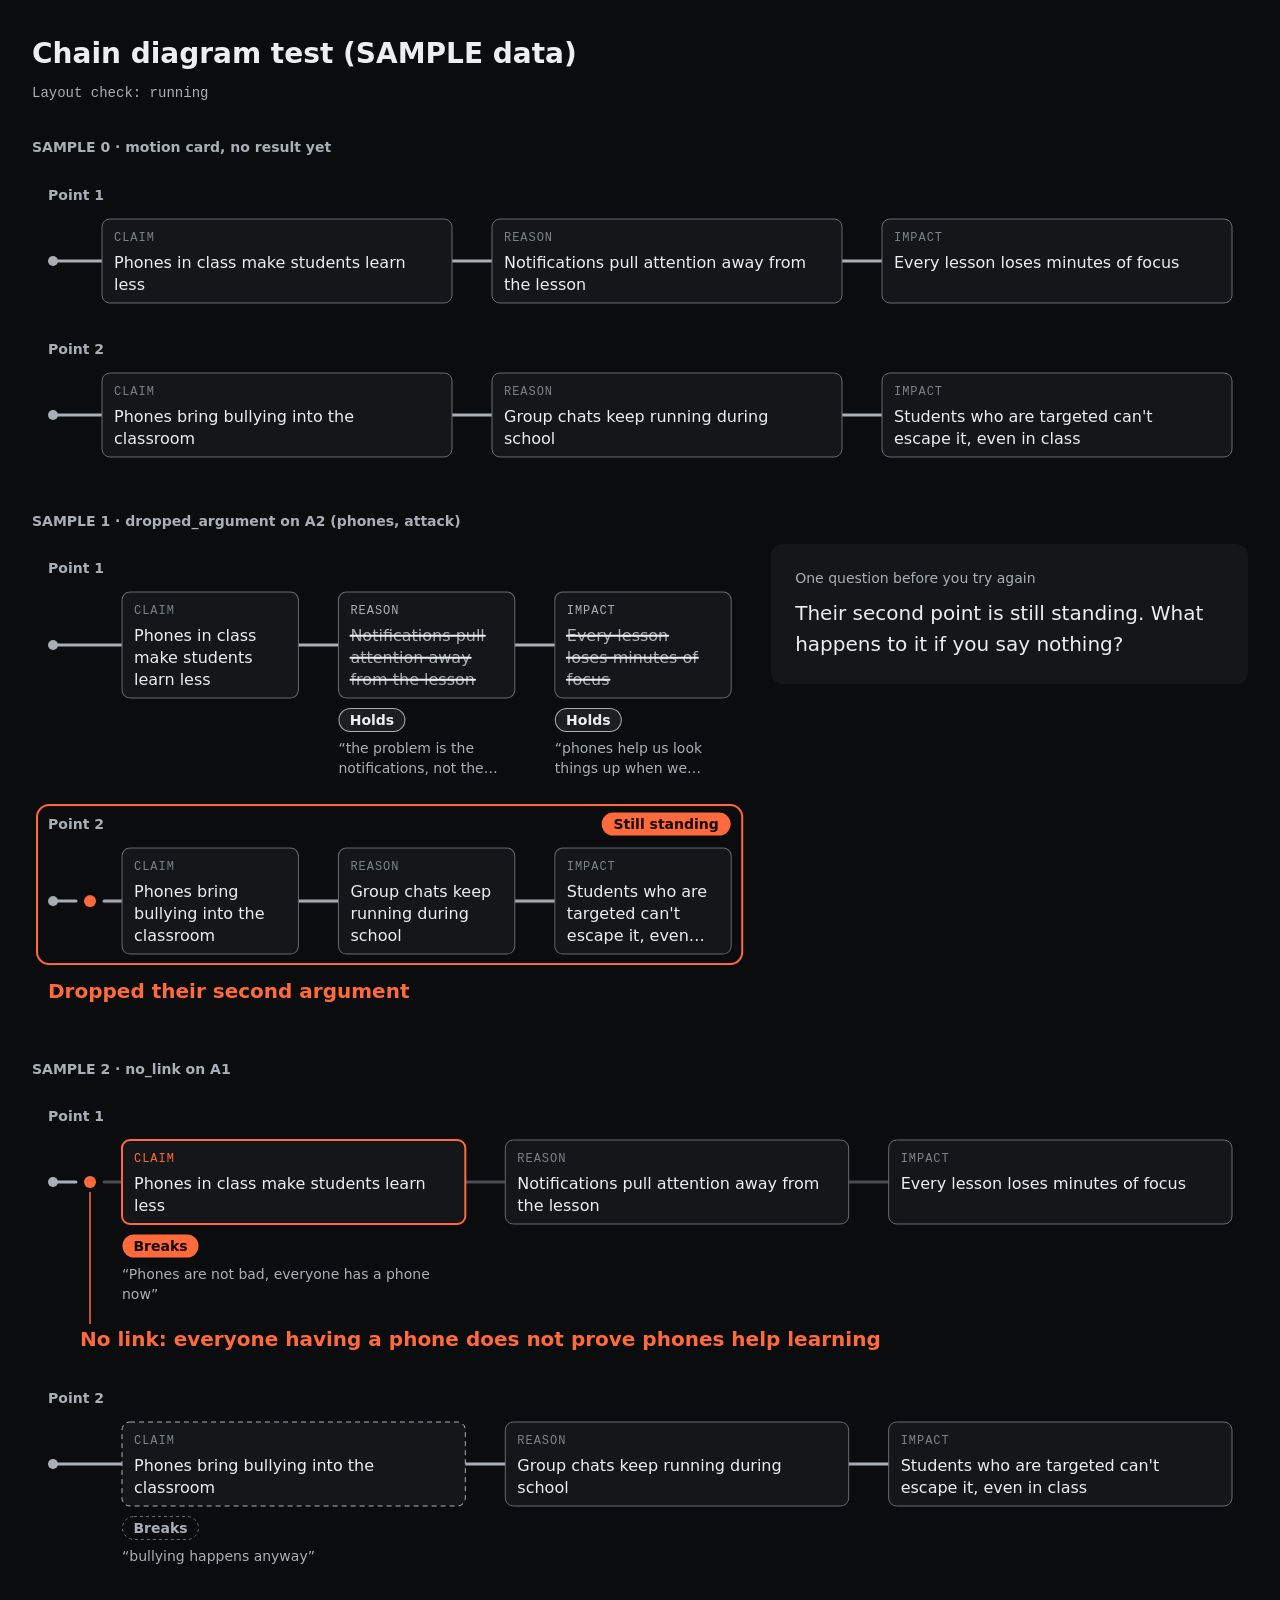
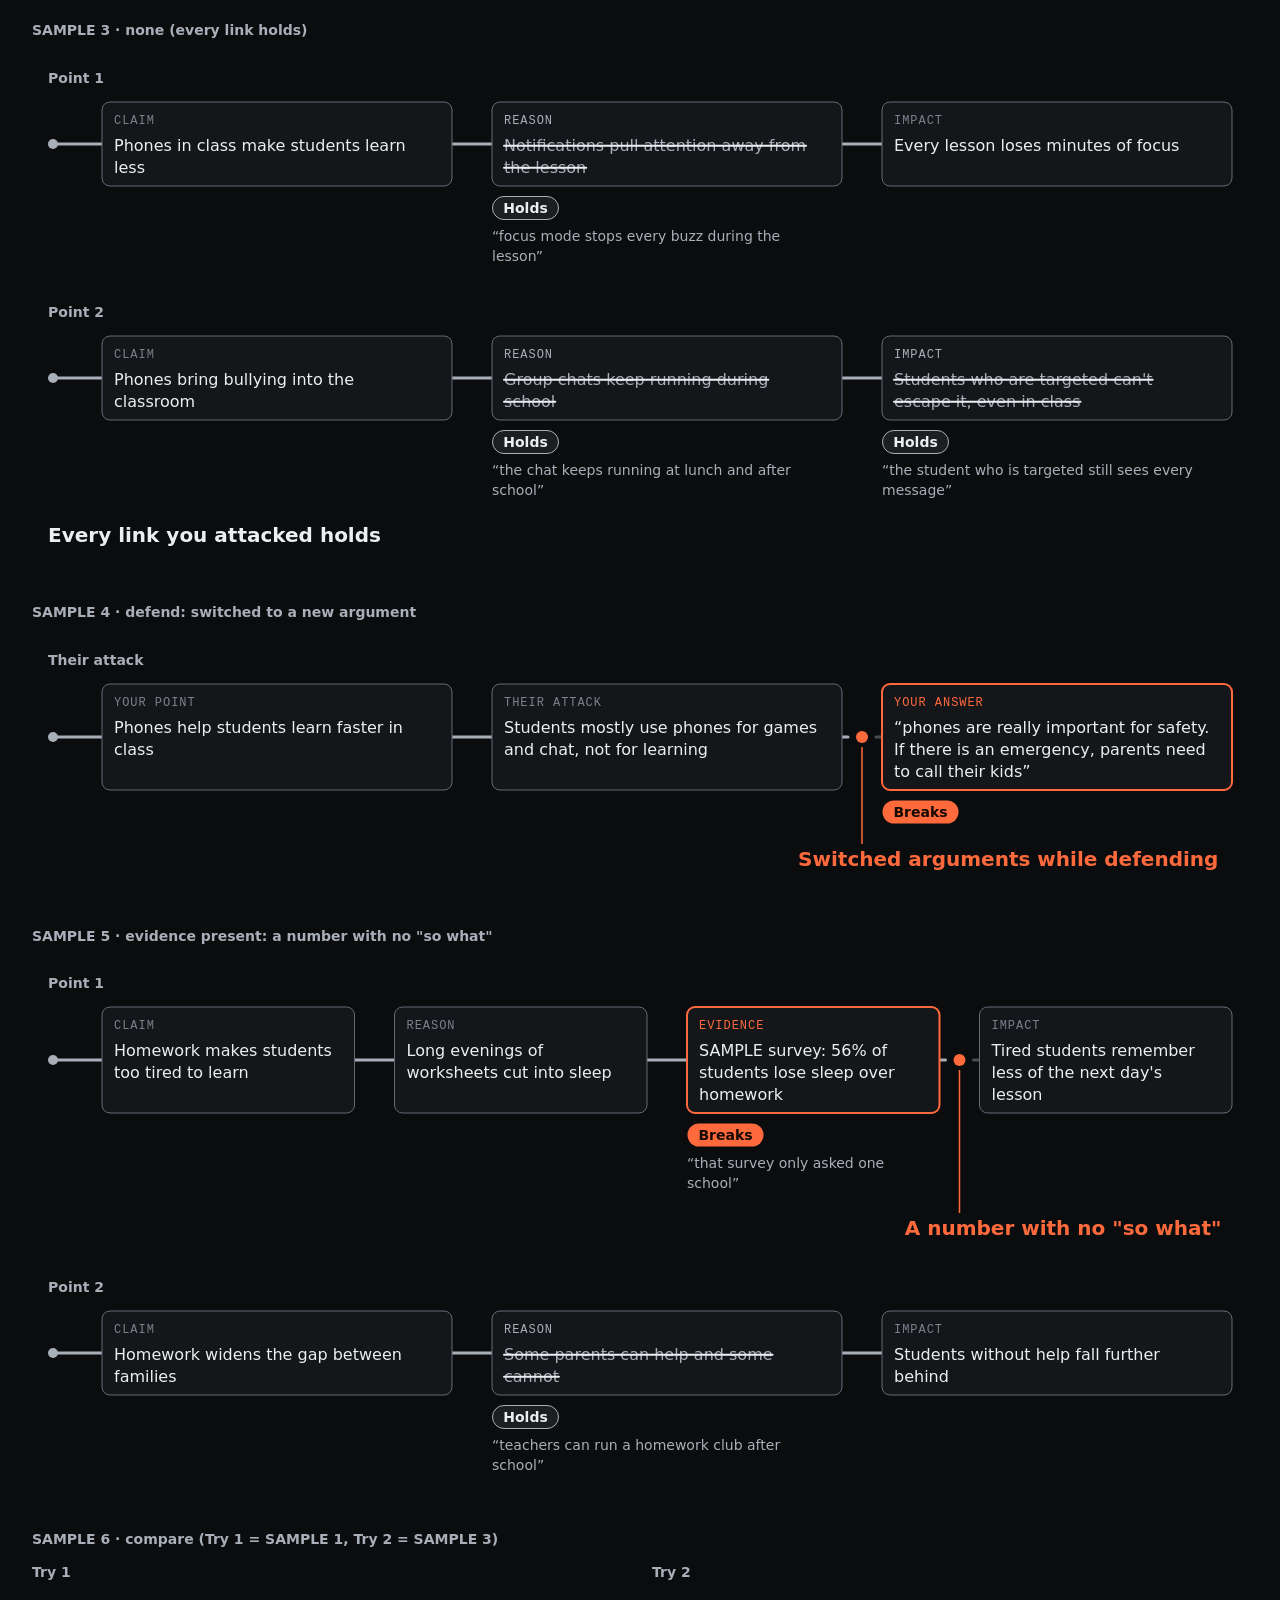
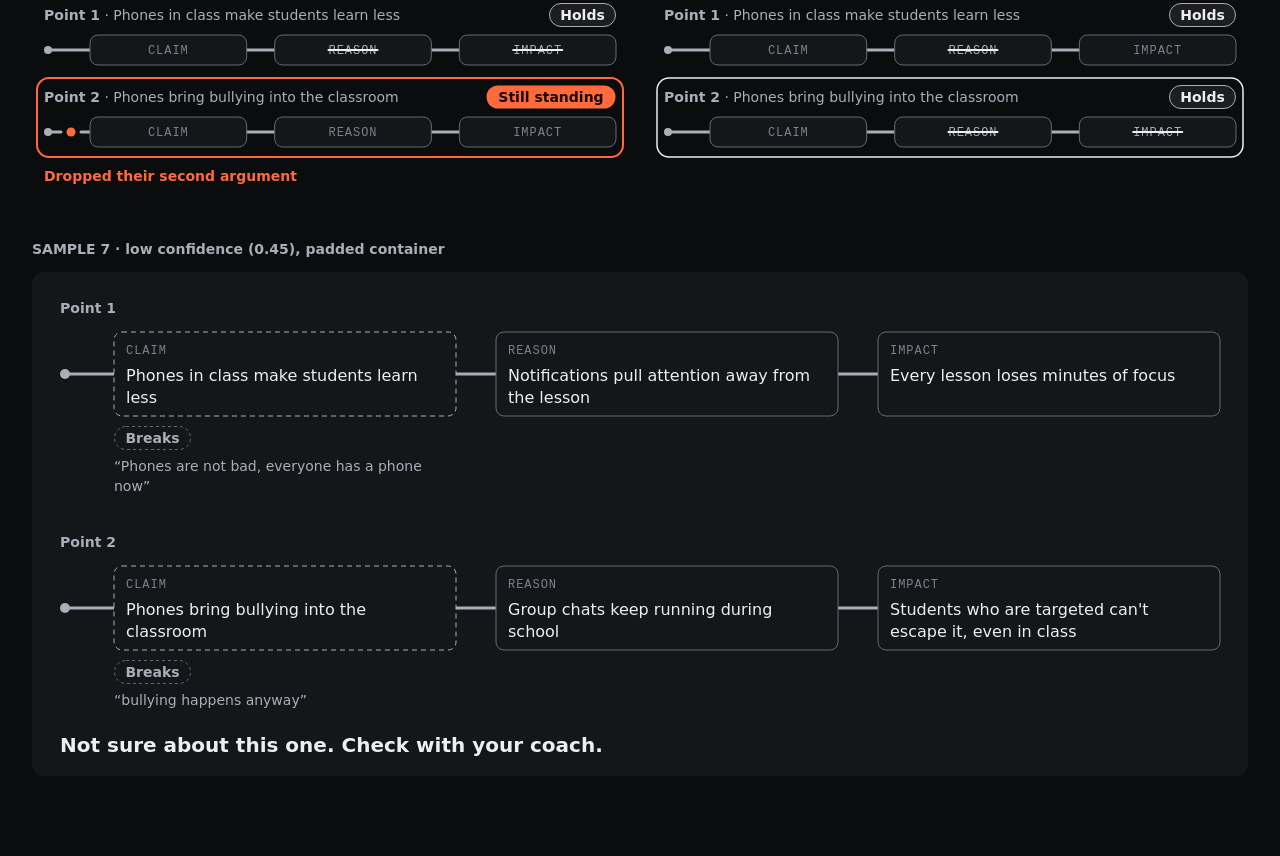
<file: tests/chain/demo.html>
<!doctype html>
<html lang="en">
<head>
<meta charset="utf-8">
<meta name="viewport" content="width=device-width, initial-scale=1">
<title>Chain demo (SAMPLE)</title>
<link rel="stylesheet" href="../../web/tokens.css">
<style>
  body { margin: 0; background: var(--bg); color: var(--text); font-family: var(--font-sans); font-size: var(--t-md); line-height: var(--lh-body); }
  main { padding: var(--s-8); max-width: 1440px; margin: 0 auto; box-sizing: border-box; }
  h1 { font-size: var(--t-xl); margin: 0 0 var(--s-2); }
  h2 { font-size: var(--t-sm); color: var(--text-2); font-weight: 600; margin: 0 0 var(--s-3); }
  section { margin: 0 0 var(--s-12); }
  .report { display: grid; grid-template-columns: 3fr 2fr; gap: var(--s-6); align-items: start; }
  .card { background: var(--surface); border-radius: var(--radius); padding: var(--s-6); }
  .card p { margin: 0; }
  .eyebrow { font-size: var(--t-sm); color: var(--text-2); margin-bottom: var(--s-2) !important; }
  .q { font-size: var(--t-lg); }
  #check { font-family: var(--font-mono); font-size: var(--t-sm); color: var(--text-2); margin: 0 0 var(--s-8); }
  @media (max-width: 700px) { main { padding: var(--s-6) var(--s-4); } .report { grid-template-columns: 1fr; } }
</style>
</head>
<body>
<main>
  <h1>Chain diagram test (SAMPLE data)</h1>
  <p id="check">Layout check: running</p>
  <section><h2>SAMPLE 0 · motion card, no result yet</h2><div id="c0"></div></section>
  <section><h2>SAMPLE 1 · dropped_argument on A2 (phones, attack)</h2>
    <div class="report"><div id="c1"></div>
      <div class="card"><p class="eyebrow">One question before you try again</p>
        <p class="q">Their second point is still standing. What happens to it if you say nothing?</p></div></div></section>
  <section><h2>SAMPLE 2 · no_link on A1</h2><div id="c2"></div></section>
  <section><h2>SAMPLE 3 · none (every link holds)</h2><div id="c3"></div></section>
  <section><h2>SAMPLE 4 · defend: switched to a new argument</h2><div id="c4"></div></section>
  <section><h2>SAMPLE 5 · evidence present: a number with no "so what"</h2><div id="c5"></div></section>
  <section><h2>SAMPLE 6 · compare (Try 1 = SAMPLE 1, Try 2 = SAMPLE 3)</h2><div id="c6"></div></section>
  <section><h2>SAMPLE 7 · low confidence (0.45), padded container</h2><div id="c7" style="padding: 12px; background: var(--surface); border-radius: var(--radius);"></div></section>
</main>
<script src="../../web/chain.js"></script>
<script>
// TEST-FIXTURE: every motion, quote and number below is synthetic SAMPLE data.
const LK = ['claim', 'reason', 'evidence', 'impact'];
function links(map) { const out = []; ['A1', 'A2'].forEach(a => LK.forEach(l => out.push({ arg: a, link: l, status: map[a + ':' + l] || 'untouched' }))); return out; }
const phones = { id: 'phones', motion: 'This house would ban phones in middle-school classrooms.', side: 'CON',
  opponent: { args: [
    { id: 'A1', claim: 'Phones in class make students learn less', reason: 'Notifications pull attention away from the lesson', evidence: '', impact: 'Every lesson loses minutes of focus' },
    { id: 'A2', claim: 'Phones bring bullying into the classroom', reason: 'Group chats keep running during school', evidence: '', impact: "Students who are targeted can't escape it, even in class" }] },
  attack_on_you: { target: 'Phones help students learn faster in class', attack: 'Students mostly use phones for games and chat, not for learning' } };
const homework = { id: 'homework', motion: 'This house believes homework does more harm than good.', side: 'CON',
  opponent: { args: [
    { id: 'A1', claim: 'Homework makes students too tired to learn', reason: 'Long evenings of worksheets cut into sleep', evidence: 'SAMPLE survey: 56% of students lose sleep over homework', impact: "Tired students remember less of the next day's lesson" },
    { id: 'A2', claim: 'Homework widens the gap between families', reason: 'Some parents can help and some cannot', evidence: '', impact: 'Students without help fall further behind' }] } };
const dropped = { attempt: 1, source: 'replay', confidence: 0.86,
  attacks: [{ arg: 'A1', link: 'reason', quote: 'the problem is the notifications, not the phone', holds: true },
            { arg: 'A1', link: 'impact', quote: "phones help us look things up when we don't understand a word", holds: true }],
  links: links({ 'A1:reason': 'broken', 'A1:impact': 'broken' }),
  break: { type: 'dropped_argument', arg: 'A2', link: 'claim', label: 'Dropped their second argument', why: 'SAMPLE' } };
const nolink = { attempt: 1, confidence: 0.8,
  attacks: [{ arg: 'A1', link: 'claim', quote: 'Phones are not bad, everyone has a phone now', holds: false },
            { arg: 'A2', link: 'claim', quote: 'bullying happens anyway', holds: false }],
  links: links({ 'A1:claim': 'attacked', 'A2:claim': 'attacked' }),
  break: { type: 'no_link', arg: 'A1', link: 'claim', label: 'No link: everyone having a phone does not prove phones help learning' } };
const none = { attempt: 2, confidence: 0.9,
  attacks: [{ arg: 'A1', link: 'reason', quote: 'focus mode stops every buzz during the lesson', holds: true },
            { arg: 'A2', link: 'reason', quote: 'the chat keeps running at lunch and after school', holds: true },
            { arg: 'A2', link: 'impact', quote: 'the student who is targeted still sees every message', holds: true }],
  links: links({ 'A1:reason': 'broken', 'A2:reason': 'broken', 'A2:impact': 'broken' }),
  break: { type: 'none', label: 'Every link you attacked holds' } };
const defend = { attempt: 1, confidence: 0.82, links: [],
  attacks: [{ arg: 'A1', link: 'claim', quote: 'phones are really important for safety. If there is an emergency, parents need to call their kids', holds: false }],
  break: { type: 'new_argument_while_defending', label: 'Switched arguments while defending' } };
const sowhat = { attempt: 1, confidence: 0.77,
  attacks: [{ arg: 'A1', link: 'evidence', quote: 'that survey only asked one school', holds: true },
            { arg: 'A2', link: 'reason', quote: 'teachers can run a homework club after school', holds: true }],
  links: links({ 'A1:evidence': 'broken', 'A2:reason': 'broken' }),
  break: { type: 'number_without_so_what', arg: 'A1', link: 'evidence', label: 'A number with no "so what"' } };

const animate = !/static=1/.test(location.search);
const $ = id => document.getElementById(id);
const only = (location.search.match(/only=(\d)/) || [])[1];
if (only != null) document.querySelectorAll('section').forEach((s, i) => { if (String(i) !== only) s.style.display = 'none'; });
Chain.render($('c0'), phones, null, { animate });
Chain.render($('c1'), phones, dropped, { animate });
Chain.render($('c2'), phones, nolink, { animate });
Chain.render($('c3'), phones, none, { animate });
Chain.render($('c4'), phones, defend, { animate, mode: 'defend' });
Chain.render($('c5'), homework, sowhat, { animate });
Chain.compare($('c6'), phones, dropped, none);
Chain.render($('c7'), phones, Object.assign({}, nolink, { confidence: 0.45 }), { animate });
let c7anims = -1;
setTimeout(() => { c7anims = document.getAnimations().filter(a => a.effect && a.effect.target && $('c7').contains(a.effect.target)).length; }, 200);

// Layout check: text inside its box, inside the svg, no two boxes overlapping.
function check() {
  const problems = [];
  const inside = (a, b, tol) => a.x >= b.x - tol && a.y >= b.y - tol && a.x + a.width <= b.x + b.width + tol && a.y + a.height <= b.y + b.height + tol;
  const hit = (a, b) => a.x < b.x + b.width - 1 && b.x < a.x + a.width - 1 && a.y < b.y + b.height - 1 && b.y < a.y + a.height - 1;
  document.querySelectorAll('svg.bp-chain').forEach((svg, si) => {
    const vb = svg.viewBox.baseVal, frame = { x: 0, y: 0, width: vb.width, height: vb.height };
    const name = (svg.closest('section') || svg).querySelector('h2') ? svg.closest('section').querySelector('h2').textContent.slice(0, 10) : 'svg' + si;
    svg.querySelectorAll('text').forEach(t => { if (!inside(t.getBBox(), frame, 0.5)) problems.push(name + ': text outside svg "' + t.textContent + '"'); });
    svg.querySelectorAll('.bp-node, .bp-chip').forEach(g => {
      const r = g.querySelector('rect').getBBox();
      g.querySelectorAll(':scope > text').forEach(t => { if (!inside(t.getBBox(), r, 0.5)) problems.push(name + ': text outside its box "' + t.textContent + '"'); });
    });
    const boxes = [];
    svg.querySelectorAll('.bp-node, .bp-chip').forEach(g => boxes.push({ el: g, b: g.querySelector('rect').getBBox() }));
    svg.querySelectorAll('text').forEach(t => { if (!t.closest('.bp-node, .bp-chip')) boxes.push({ el: t, b: t.getBBox() }); });
    for (let i = 0; i < boxes.length; i++) for (let j = i + 1; j < boxes.length; j++) {
      if (hit(boxes[i].b, boxes[j].b)) problems.push(name + ': overlap "' + boxes[i].el.textContent.slice(0, 30) + '" x "' + boxes[j].el.textContent.slice(0, 30) + '"');
    }
  });
  const msg = (problems.length ? 'Layout check: ' + problems.length + ' problem(s): ' + problems.join(' | ') : 'Layout check: OK (' + document.querySelectorAll('svg.bp-chain').length + ' diagrams, width ' + innerWidth + ')') + ' · padded host animations at 200ms: ' + c7anims;
  $('check').textContent = msg;
  document.title = problems.length ? 'CHECK:FAIL' : 'CHECK:OK';
}
setTimeout(check, animate ? 4500 : 50);
</script>
</body>
</html>
</file>
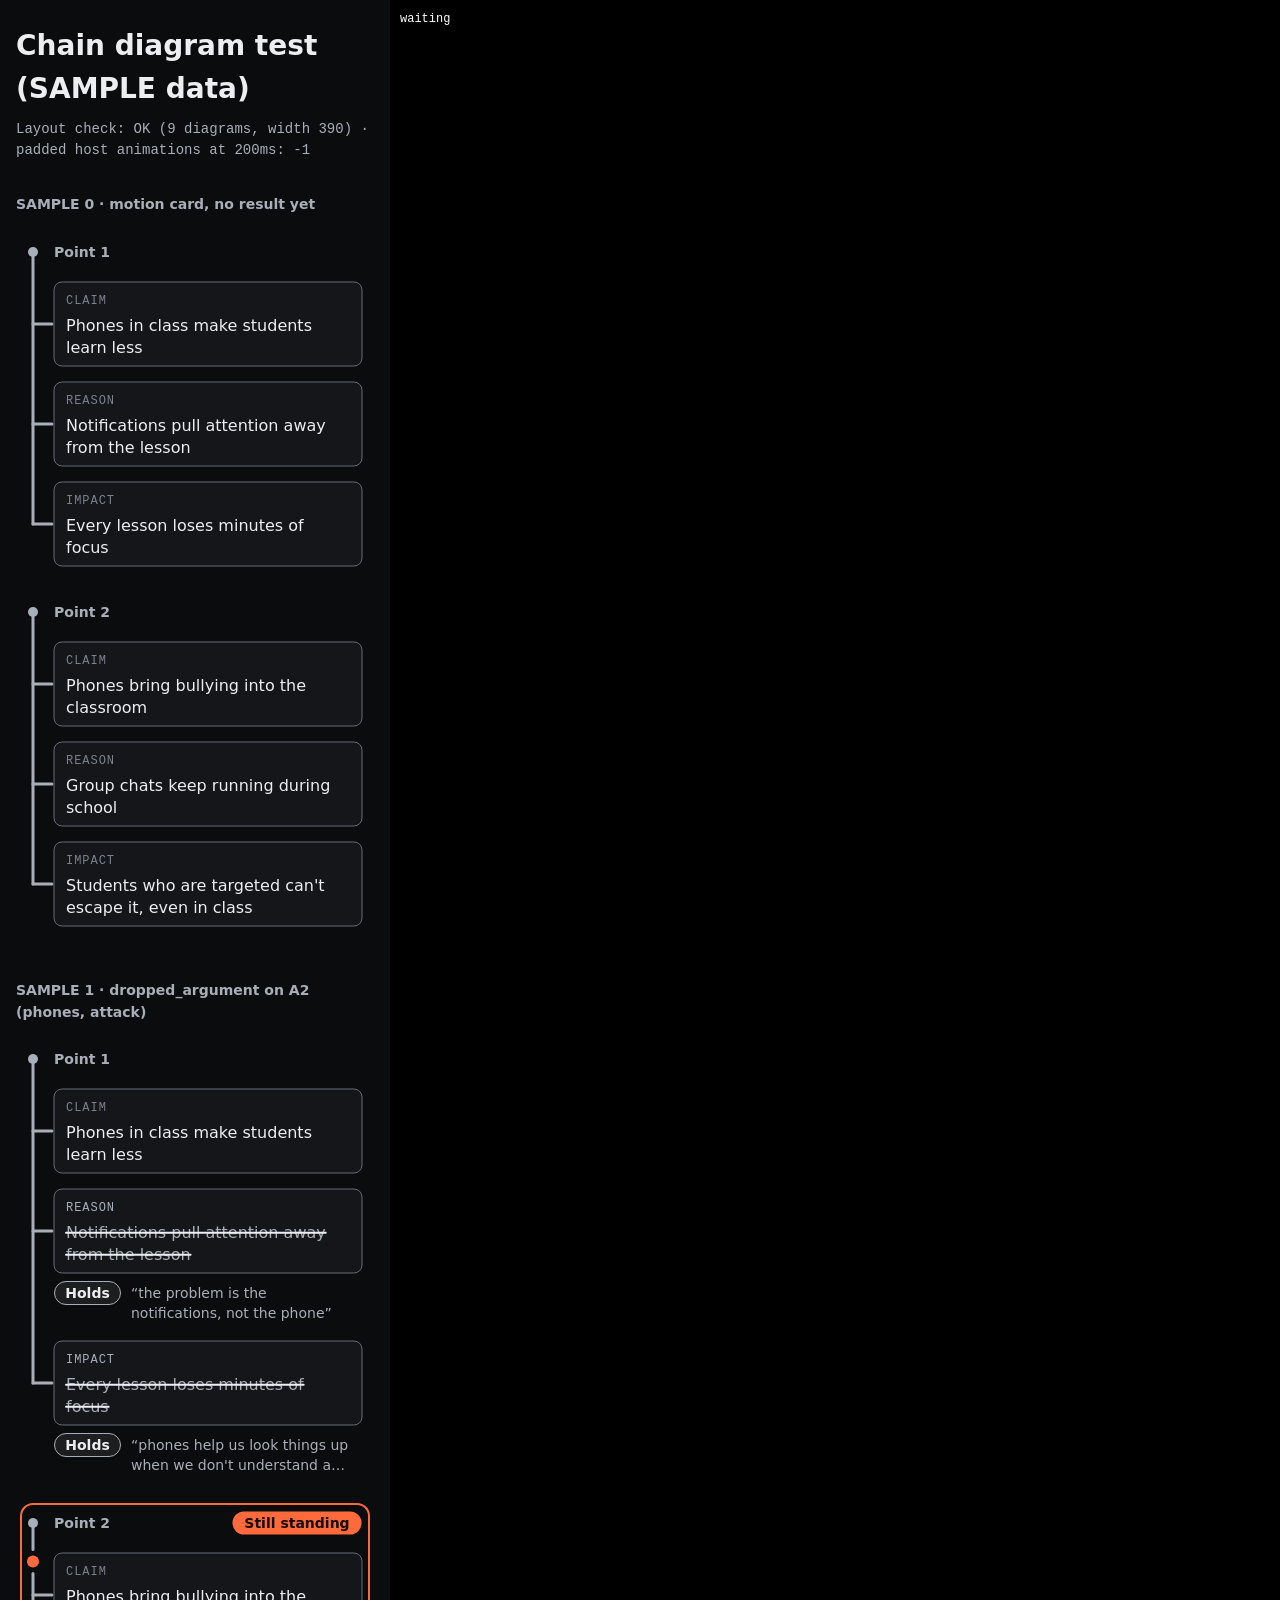
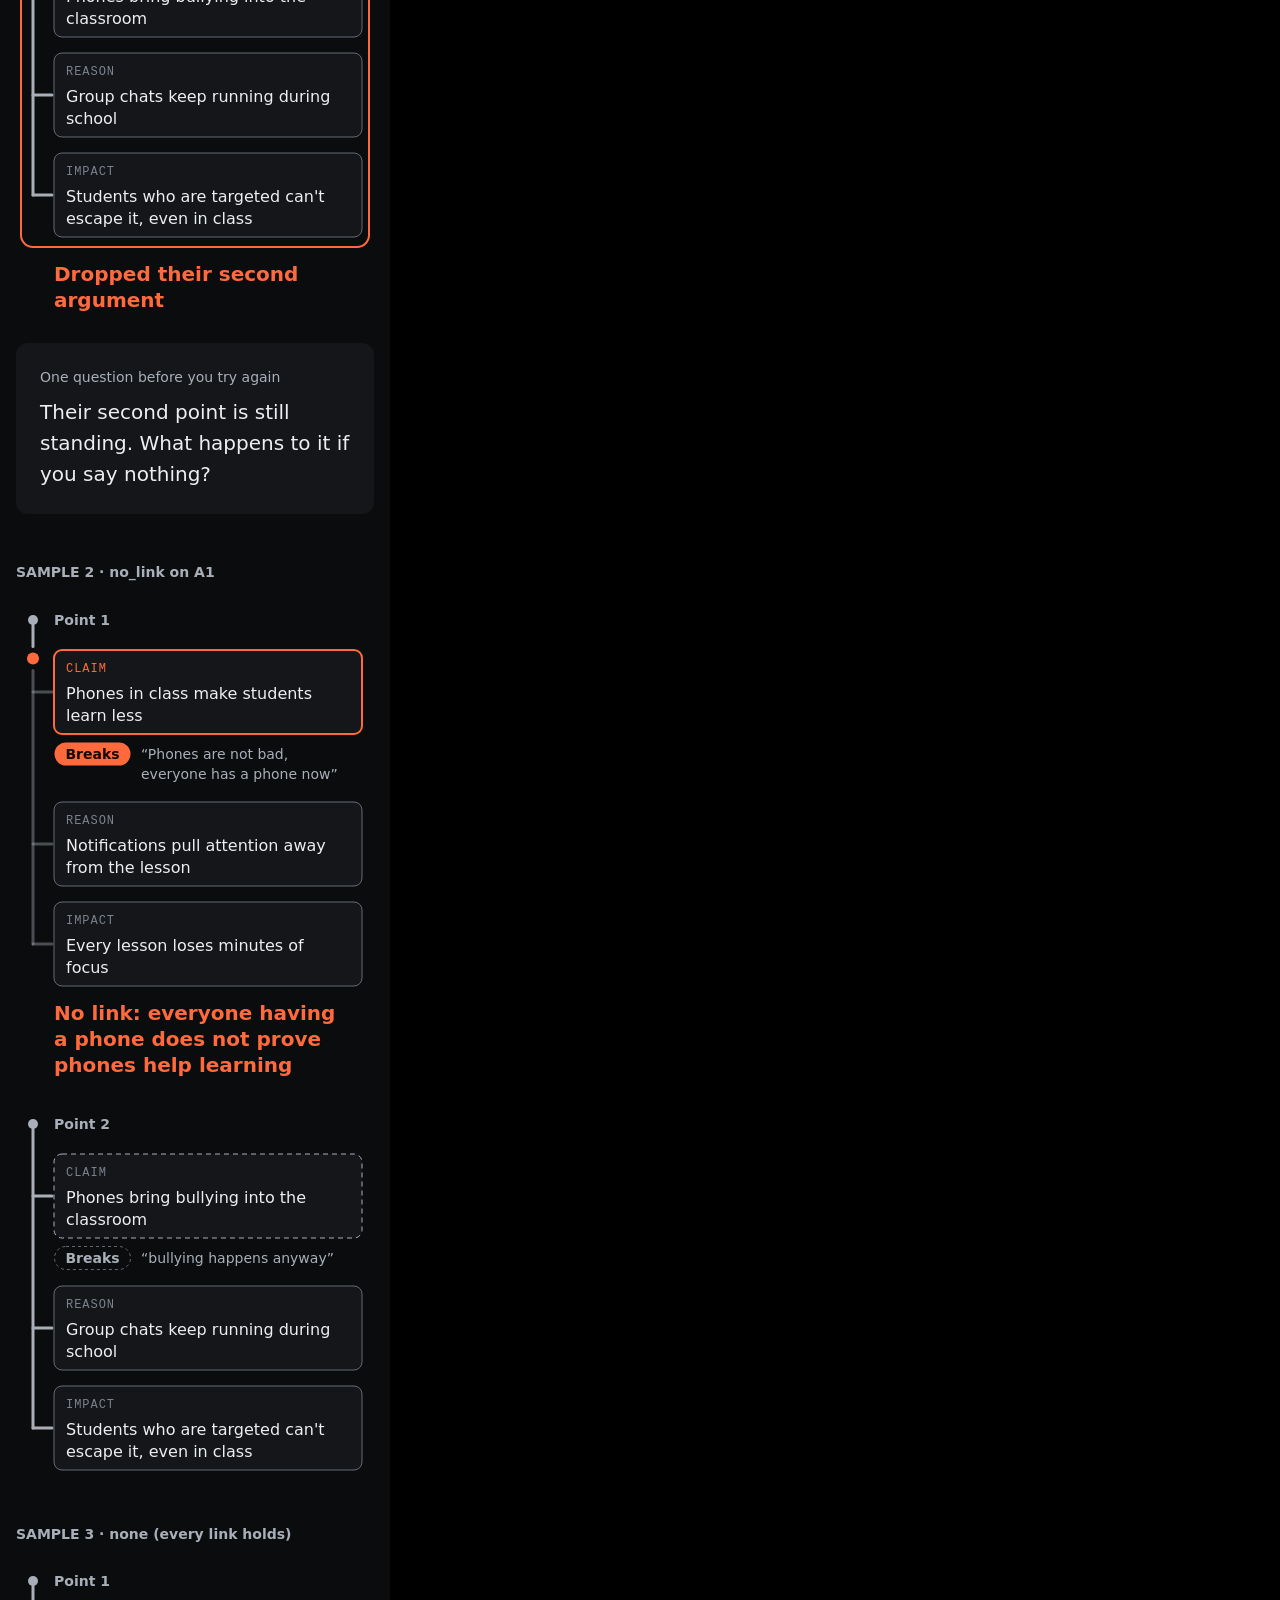
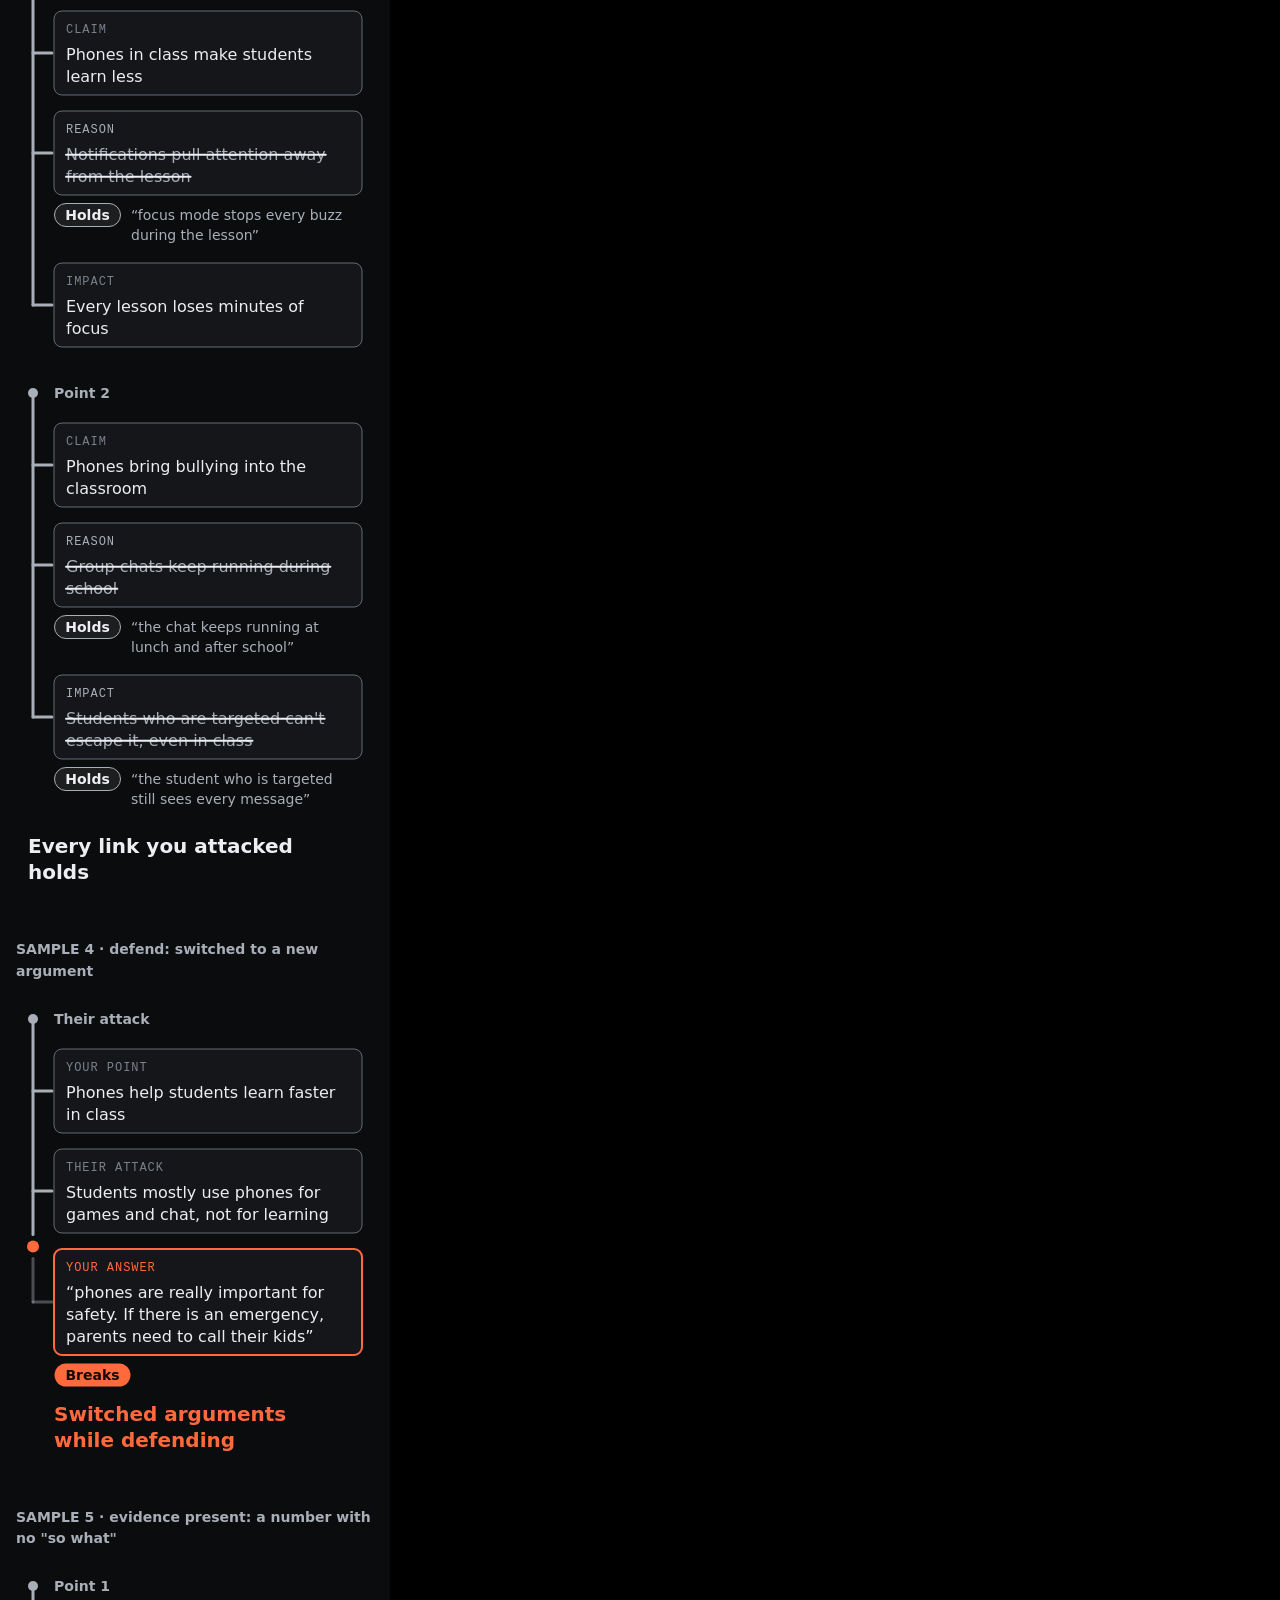
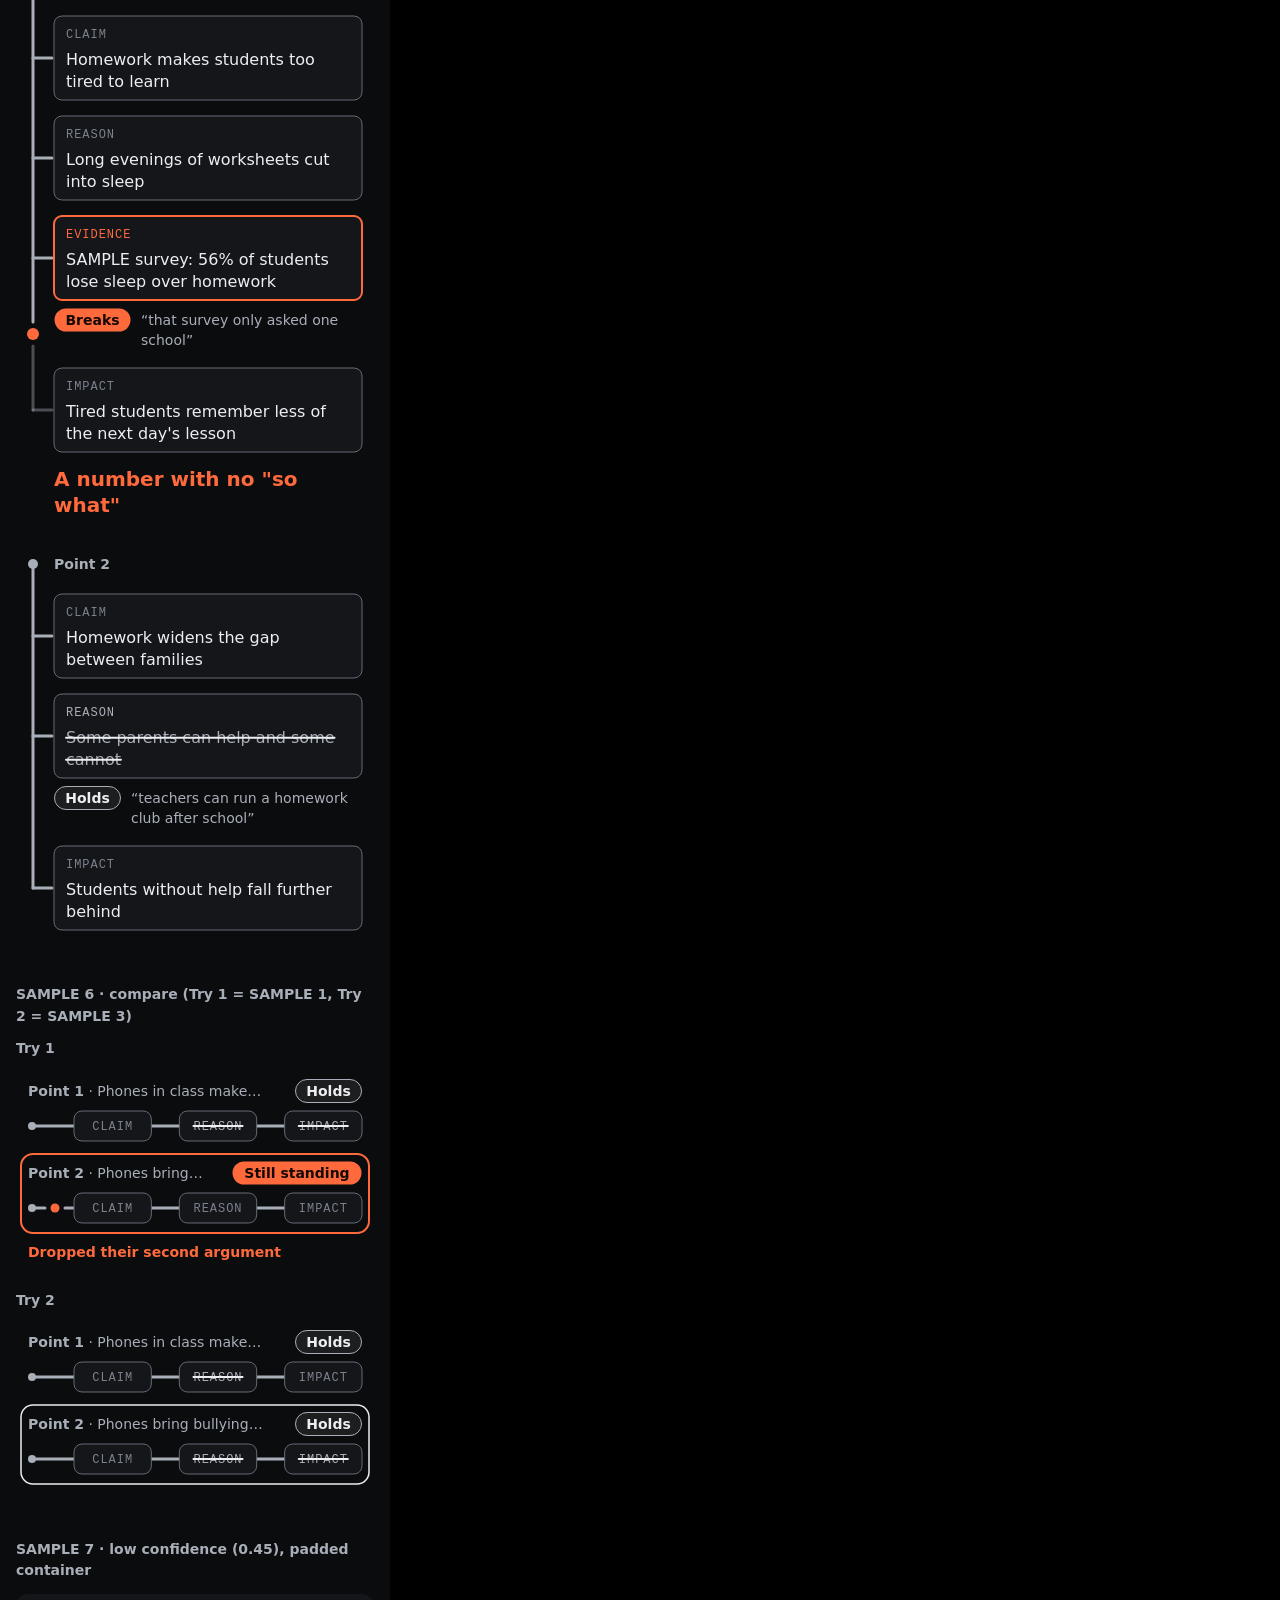
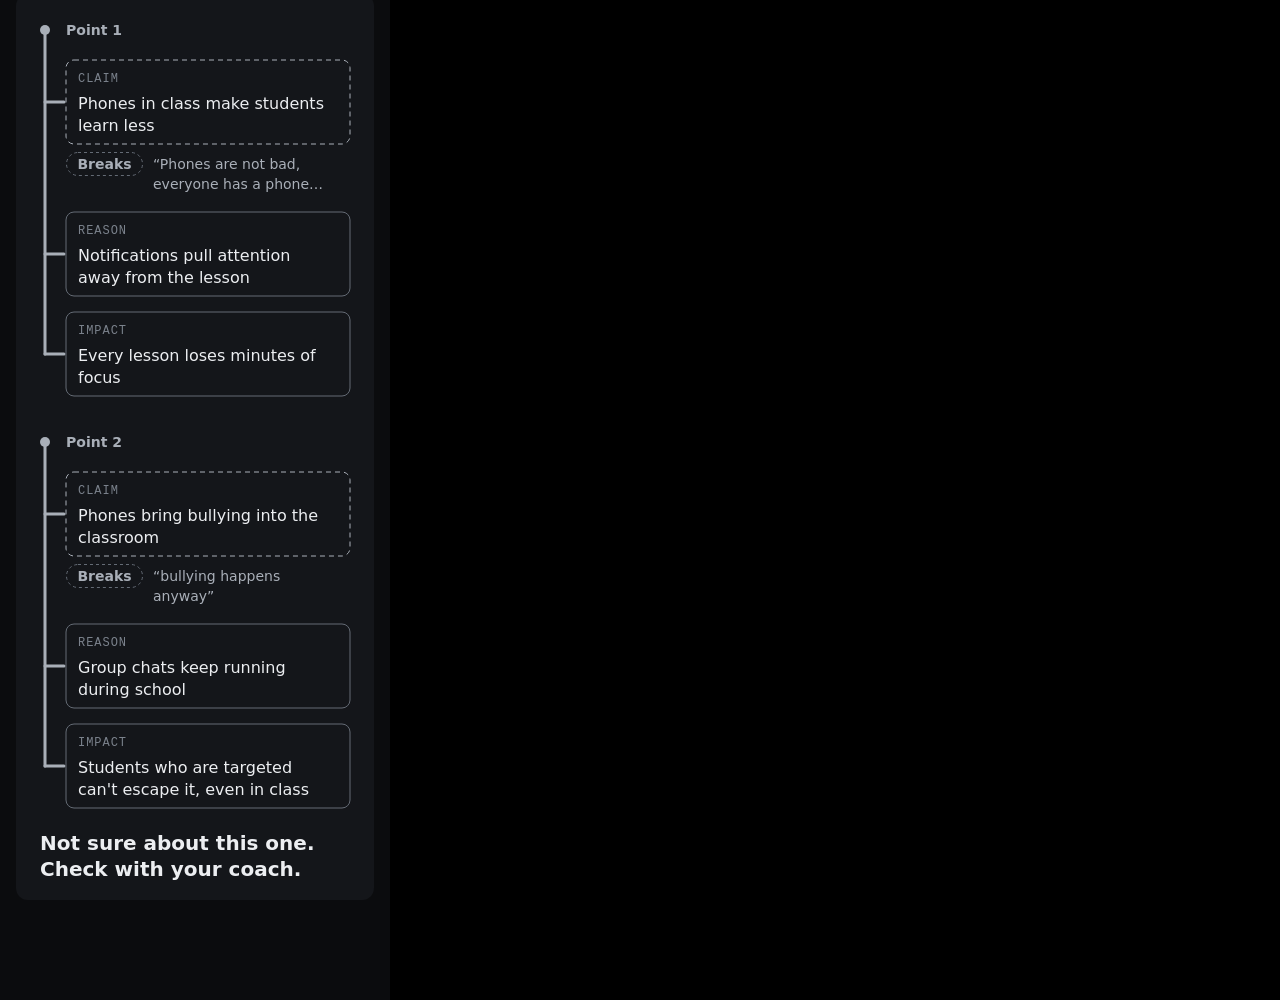
<file: tests/chain/phone.html>
<!doctype html>
<html lang="en">
<head>
<meta charset="utf-8">
<title>Chain demo at 390px (SAMPLE)</title>
<style>
  body { margin: 0; background: #000; }
  iframe { display: block; width: 390px; height: 7400px; border: 0; }
  #out { position: absolute; left: 400px; top: 0; color: #fff; font: 12px monospace; width: 600px; }
</style>
</head>
<body>
<iframe id="f" src="demo.html?static=1"></iframe>
<p id="out">waiting</p>
<script>
// Test harness only: shows demo.html in a 390px-wide frame (headless Chrome will not open a window under 500px).
setTimeout(() => {
  let msg = 'no access';
  try { msg = document.getElementById('f').contentDocument.getElementById('check').textContent; } catch (e) { msg = 'error: ' + e.message; }
  document.getElementById('out').textContent = msg;
}, 3000);
</script>
</body>
</html>
</file>
<file: web/tokens.css>
/* Breakpoint design tokens (c0mpiled-18). Head of design: Claude, 2026-11-11.
   One accent only: SIGNAL = where an argument breaks. Everything else is graphite and silver.
   Contrast measured (WCAG formula): --text on --bg 16.8:1, --text-2 on --bg 8.9:1, --text-3 on --surface 4.7:1,
   --signal on --bg 6.9:1, --ink-on-signal on --signal 6.9:1, --line-strong on --surface 3.4:1 and on --surface-2 3.1:1. */

:root {
  /* Surfaces (dark first: it reads best on a projector and in the video) */
  --bg: #0b0c0e;          /* page */
  --surface: #14161a;     /* cards, panels */
  --surface-2: #1c1f24;   /* raised: active card, input */
  --line: #2a2e35;        /* hairlines, dividers */
  --line-strong: #646b75; /* control borders and focus-adjacent edges (>= 3:1 on surface and surface-2) */

  /* Text: silver ladder */
  --text: #eceef1;        /* primary */
  --text-2: #a9afb8;      /* secondary */
  --text-3: #7b828c;      /* captions, timestamps (large or non-essential only) */

  /* The one accent: the break */
  --signal: #ff6a3d;      /* argument breaks, nervous-movement marks, primary action */
  --signal-soft: rgba(255, 106, 61, 0.14);
  --ink-on-signal: #160904;

  /* "Holds" state uses silver, not a second hue */
  --hold: #eceef1;
  --hold-soft: rgba(236, 238, 241, 0.08);

  /* Type */
  --font-sans: "Geist", "Inter", system-ui, -apple-system, "Segoe UI", "Noto Sans TC", sans-serif;
  --font-mono: "Geist Mono", ui-monospace, "SF Mono", Menlo, monospace;
  --t-xs: 12px;   /* timestamps only */
  --t-sm: 14px;
  --t-md: 16px;   /* body minimum */
  --t-lg: 20px;
  --t-xl: 28px;
  --t-2xl: 40px;
  --t-hero: 64px; /* the one number or verdict per screen */
  --lh-body: 1.55;
  --lh-tight: 1.1;

  /* 4px ladder */
  --s-1: 4px; --s-2: 8px; --s-3: 12px; --s-4: 16px; --s-6: 24px; --s-8: 32px; --s-12: 48px; --s-16: 64px;
  --radius: 12px;
  --radius-sm: 8px;

  /* Motion: transform/opacity only */
  --ease: cubic-bezier(.2, .7, .2, 1);
  --dur-fast: 160ms;
  --dur: 280ms;
  --dur-slow: 520ms;
}

@media (prefers-reduced-motion: reduce) {
  :root { --dur-fast: 0ms; --dur: 0ms; --dur-slow: 0ms; }
}

/* Focus: never remove outlines without this */
:focus-visible { outline: 2px solid var(--signal); outline-offset: 2px; border-radius: var(--radius-sm); }
</file>
